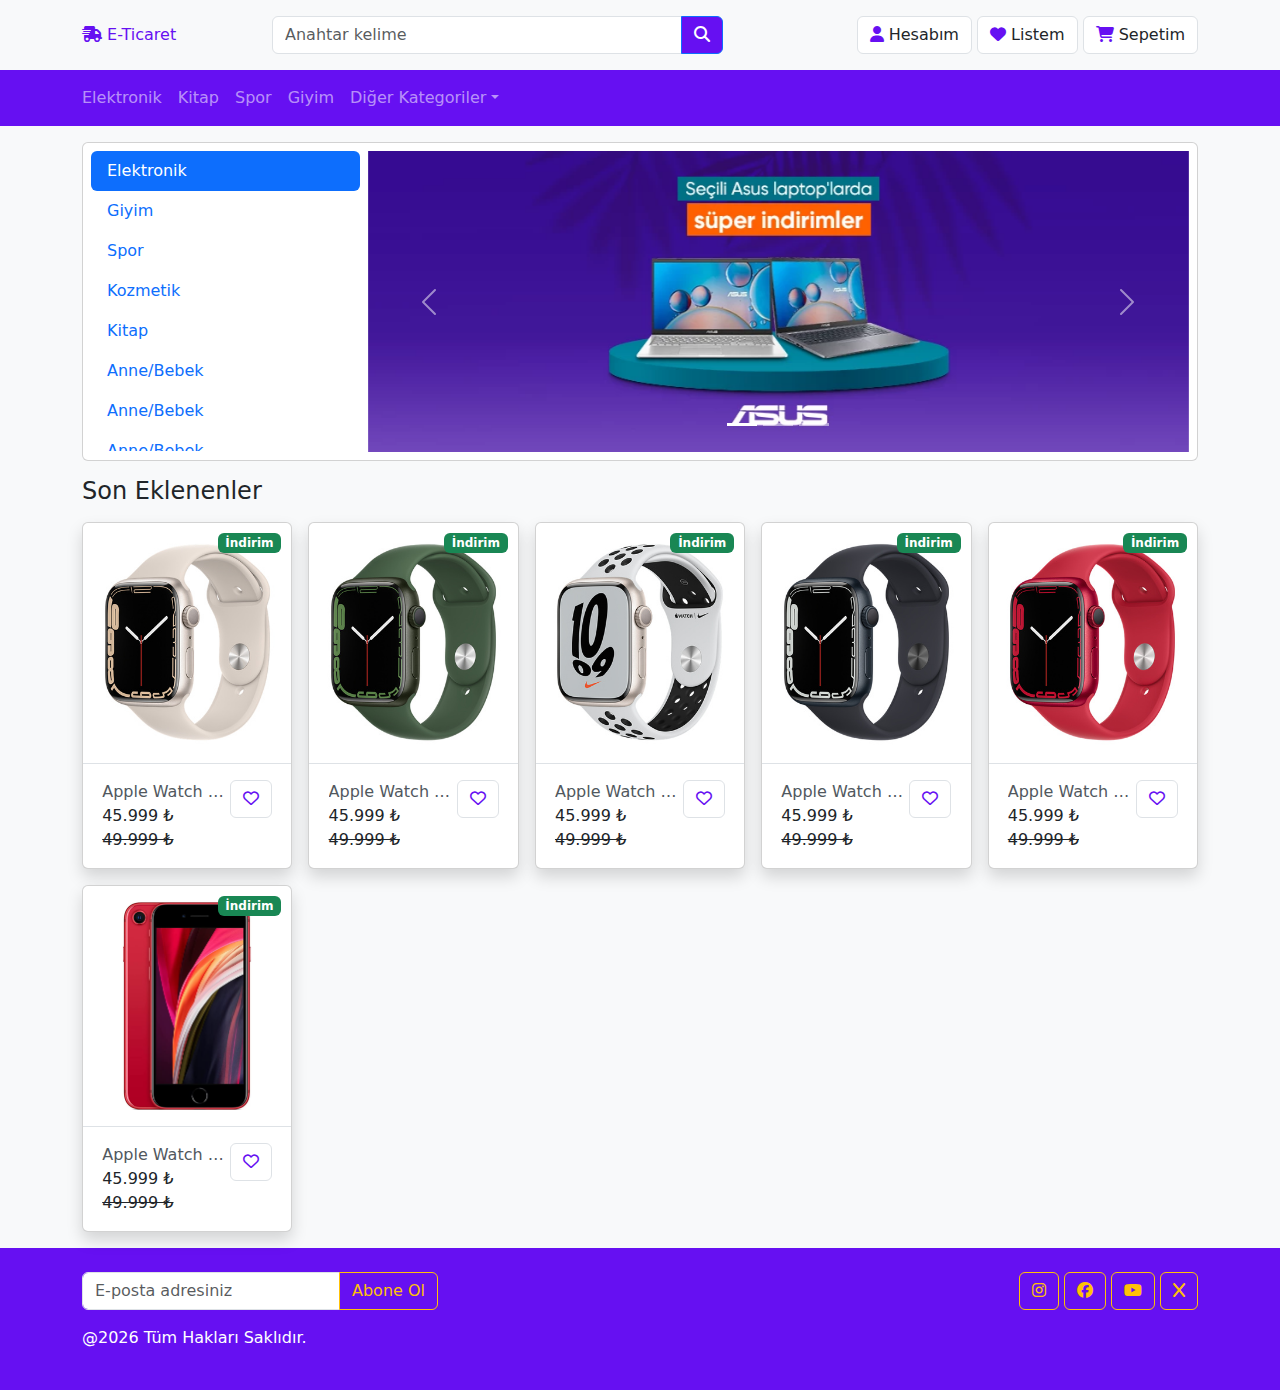
<file: index.html>
<!DOCTYPE html>
<html lang="en">
<head>
    <meta charset="UTF-8">
    <meta name="viewport" content="width=device-width, initial-scale=1.0">
    <link rel="stylesheet" href="https://cdnjs.cloudflare.com/ajax/libs/bootstrap/5.3.3/css/bootstrap.min.css" 
    integrity="sha512-jnSuA4Ss2PkkikSOLtYs8BlYIeeIK1h99ty4YfvRPAlzr377vr3CXDb7sb7eEEBYjDtcYj+AjBH3FLv5uSJuXg==" crossorigin="anonymous" referrerpolicy="no-referrer" />
    <link rel="stylesheet" href="https://cdnjs.cloudflare.com/ajax/libs/font-awesome/6.7.2/css/all.min.css" 
    integrity="sha512-Evv84Mr4kqVGRNSgIGL/F/aIDqQb7xQ2vcrdIwxfjThSH8CSR7PBEakCr51Ck+w+/U6swU2Im1vVX0SVk9ABhg==" crossorigin="anonymous" referrerpolicy="no-referrer" />
    <link rel="stylesheet" href="/css/style.css">
    <title>E-Ticaret</title>
</head>
<body class ="bg-light">

    <header>
        <section class="top-bar">
            <div class="container">
                <div class="row gy-2 align-items-center">
                    <div class="col-lg-2 col-sm-4 col-4">
                        <a href="index.html" class="navbar-brand"><i class="fa-solid fa-truck-fast"></i> E-Ticaret</a>
                    </div>
                   
                    <div class="col-lg-5 col-sm-8 col-8 order-lg-last">
                        <div class="text-end">
                            <a href="#" class="btn btn-light">
                                <i class="fa fa-user"></i> <span class="ms- d-none d-sm-inline-block">Hesabım</span>
                            </a>
                            <a href="#" class="btn btn-light">
                                <i class="fa fa-heart"></i> <span class="ms- d-none d-sm-inline-block">Listem</span>
                            </a>
                            <a href="/shopping-cart.html" class="btn btn-light">
                                <i class="fa fa-shopping-cart"></i> <span class="ms- d-none d-sm-inline-block">Sepetim</span>
                            </a>
                        </div>
                    </div>
                    <div class="col-lg-5">
                        <form>
                            <div class="input-group">
                                <input type="text" placeholder="Anahtar kelime" class="form-control">
                                <button class="btn btn-primary"><i class="fa fa-search"></i></button>
                            </div>
                        </form>
                    </div>
                </div>
            </div>
        </section>
        <nav class="navbar navbar-dark bg-primary navbar-expand-lg">
            <div class="container">
                <button class="navbar-toggler" type="button" data-bs-toggle="collapse" data-bs-target="#navbar" aria-controls="navbarNav" aria-expanded="false" aria-label="Toggle navigation">
                    <span class="navbar-toggler-icon"></span>
        
        
        
                </button>
                <div class="collapse navbar-collapse" id="navbar">
                    <ul class="navbar-nav
                    ">
                        <li class="nav-item">
                            <a href="#" class="nav-link ps-0">Elektronik</a>
                        </li>
                        <li class="nav-item">
                            <a href="#" class="nav-link">Kitap</a>
                        </li>
                        <li class="nav-item">
                            <a href="#" class="nav-link">Spor</a>
                        </li>
                        <li class="nav-item">
                            <a href="#" class="nav-link">Giyim</a>
                        </li>
                        <li class="nav-item dropdown">
                            <a href="#" class="nav-link dropdown-toggle" data-bs-toggle="dropdown">Diğer Kategoriler</a>
                            <ul class="dropdown-menu">
                                <li><a href="#" class="dropdown-item">Kategori 1</a></li>
                                <li><a href="#" class="dropdown-item">Kategori 1</a></li>
                                <li><a href="#" class="dropdown-item">Kategori 1</a></li>
                                <li><a href="#" class="dropdown-item">Kategori 1</a></li>
                            </ul>
                        </li>
                    </ul>
                </div>
            </div>
        </nav>
    </header>
        
    <section class="mt-3">
        <div class="container">
            <div class="card">
                <div class="row p-1 p-lg-2 gx-2">
                    <div class="col-lg-3 d-none d-lg-block">
                        <nav class="nav nav-pills flex-column flex-nowrap overflow-auto slider_nav">
                            <a href="#" class="nav-link active">Elektronik</a>
                            <a href="#" class="nav-link">Giyim</a>
                            <a href="#" class="nav-link">Spor</a>
                            <a href="#" class="nav-link">Kozmetik</a>
                            <a href="#" class="nav-link">Kitap</a>
                            <a href="#" class="nav-link">Anne/Bebek</a>
                            <a href="#" class="nav-link">Anne/Bebek</a>
                            <a href="#" class="nav-link">Anne/Bebek</a>
                            <a href="#" class="nav-link">Anne/Bebek</a>
                            <a href="#" class="nav-link">Anne/Bebek</a>
                            <a href="#" class="nav-link">Anne/Bebek</a>
                        </nav>
                    </div>
                    <div class="col-lg-9">
                        <div id="slider" class="carousel slide" data-bs-ride="carousel">
                            <div class="carousel-indicators">
                                <button type="button" data-bs-target="#slider" data-bs-slide-to="0" class="active"></button>
                                <button type="button" data-bs-target="#slider" data-bs-slide-to="1" ></button>
                                <button type="button" data-bs-target="#slider" data-bs-slide-to="2" ></button>
                            </div>
                            <div class="carousel-inner">
                                <div class="carousel-item active">
                                    <img src="/img/slider-1.jpeg" alt="slider 1" class="d-block w-100">
                                </div>
                                <div class="carousel-item">
                                    <img src="/img/slider-2.jpeg" alt="slider 2" class="d-block w-100">
                                </div>
                                <div class="carousel-item">
                                    <img src="/img/slider-3.jpeg" alt="slider 3" class="d-block w-100">
                                </div>
                            </div>
                            <button type="button" class="carousel-control-prev" data-bs-target="#slider" data-bs-slide="prev">
                                <span class="carousel-control-prev-icon"></span>
                            </button>
                            <button type="button" class="carousel-control-next" data-bs-target="#slider" data-bs-slide="next">
                                <span class="carousel-control-next-icon"></span>
                            </button>
                        </div>
                    </div>
                </div>
            </div>
        </div>
    </section>


    <section class="mt-3">
        <div class="container">
            <h3 class="h4 mb-1 mb-lg-3">Son Eklenenler</h3>

            <div class="row row-cols-2 row-cols-md-3 row-cols-lg-4 row-cols-xl-5 g-3"> 
                <div class="col">
                    <div class="card shadow">
                        <div class="img-wrap">
                            <span class="badge bg-success">İndirim</span>
                            <img src="/img/1.jpeg" alt="ürün 1" class="card-img-top">
                        </div>

                        <div class="border-top info-wrap">
                            <a href="#" class="float-end btn btn-light">
                                <i class="fa-regular fa-heart"></i>
                            </a>
                            <a href="/details.html" class="title text-truncate">Apple Watch Yıldız Işığı Alüminyum Kasa ve Spor Kordon</a>
                            <div class="price-wrap">
                                <span class="price-discount">45.999 ₺</span>
                                <del class="price">49.999 ₺</del>
                            </div>
                        </div>
                    </div>
                </div>
                <div class="col">
                    <div class="card shadow">
                        <div class="img-wrap">
                            <span class="badge bg-success">İndirim</span>
                            <img src="/img/2.jpeg" alt="ürün 1" class="card-img-top">
                        </div>

                        <div class="border-top info-wrap">
                            <a href="#" class="float-end btn btn-light">
                                <i class="fa-regular fa-heart"></i>
                            </a>
                            <a href="#" class="title text-truncate">Apple Watch Yıldız Işığı Alüminyum Kasa ve Spor Kordon</a>
                            <div class="price-wrap">
                                <span class="price-discount">45.999 ₺</span>
                                <del class="price">49.999 ₺</del>
                            </div>
                        </div>
                    </div>
                </div>
                <div class="col">
                    <div class="card shadow">
                        <div class="img-wrap">
                            <span class="badge bg-success">İndirim</span>
                            <img src="/img/3.jpeg" alt="ürün 1" class="card-img-top">
                        </div>

                        <div class="border-top info-wrap">
                            <a href="#" class="float-end btn btn-light">
                                <i class="fa-regular fa-heart"></i>
                            </a>
                            <a href="#" class="title text-truncate">Apple Watch Yıldız Işığı Alüminyum Kasa ve Spor Kordon</a>
                            <div class="price-wrap">
                                <span class="price-discount">45.999 ₺</span>
                                <del class="price">49.999 ₺</del>
                            </div>
                        </div>
                    </div>
                </div>
                <div class="col">
                    <div class="card shadow">
                        <div class="img-wrap">
                            <span class="badge bg-success">İndirim</span>
                            <img src="/img/4.jpeg" alt="ürün 1" class="card-img-top">
                        </div>

                        <div class="border-top info-wrap">
                            <a href="#" class="float-end btn btn-light">
                                <i class="fa-regular fa-heart"></i>
                            </a>
                            <a href="#" class="title text-truncate">Apple Watch Yıldız Işığı Alüminyum Kasa ve Spor Kordon</a>
                            <div class="price-wrap">
                                <span class="price-discount">45.999 ₺</span>
                                <del class="price">49.999 ₺</del>
                            </div>
                        </div>
                    </div>
                </div>
                <div class="col">
                    <div class="card shadow">
                        <div class="img-wrap">
                            <span class="badge bg-success">İndirim</span>
                            <img src="/img/5.jpeg" alt="ürün 1" class="card-img-top">
                        </div>

                        <div class="border-top info-wrap">
                            <a href="#" class="float-end btn btn-light">
                                <i class="fa-regular fa-heart"></i>
                            </a>
                            <a href="#" class="title text-truncate">Apple Watch Yıldız Işığı Alüminyum Kasa ve Spor Kordon</a>
                            <div class="price-wrap">
                                <span class="price-discount">45.999 ₺</span>
                                <del class="price">49.999 ₺</del>
                            </div>
                        </div>
                    </div>
                </div>
                <div class="col">
                    <div class="card shadow">
                        <div class="img-wrap">
                            <span class="badge bg-success">İndirim</span>
                            <img src="/img/6.jpeg" alt="ürün 1" class="card-img-top">
                        </div>

                        <div class="border-top info-wrap">
                            <a href="#" class="float-end btn btn-light">
                                <i class="fa-regular fa-heart"></i>
                            </a>
                            <a href="#" class="title text-truncate">Apple Watch Yıldız Işığı Alüminyum Kasa ve Spor Kordon</a>
                            <div class="price-wrap">
                                <span class="price-discount">45.999 ₺</span>
                                <del class="price">49.999 ₺</del>
                            </div>
                        </div>
                    </div>
                </div>
            </div>
        </div>
    </section>

    <footer class="mt-3 py-4 bg-primary">
        <div class="container">
            <div class="row gy-3"> <!-- gy dikeyde boşluk bırakır. -->

                <div class="col-md-6 col-lg-4">
                    <form>
                        <div class="input-group">
                            <input type="email" class="form-control" placeholder="E-posta adresiniz">
                            <button type="button" class="btn btn-outline-warning">Abone Ol</button>
                        </div>
                    </form>
                </div>
                <div class="col-md-6 col-lg-8">
                    <nav class="text-center text-md-end">
                        <a href="#" class="btn btn-icon btn-outline-warning">
                            <i class="fab fa-instagram"></i>
                        </a>
                        <a href="#" class="btn btn-icon btn-outline-warning">
                            <i class="fab fa-facebook"></i>
                        </a>
                        <a href="#" class="btn btn-icon btn-outline-warning">
                            <i class="fab fa-youtube"></i>
                        </a>
                        <a href="#" class="btn btn-icon btn-outline-warning">
                            <i class="fab fa-x"></i>
                        </a>
                    </nav>
                </div>
                <div class="col-12">
                    <p class="text-center text-md-start text-white">
                        @2026 Tüm Hakları Saklıdır.
                    </p>
                </div>
            </div>
        </div>
    </footer>




    <script src="https://cdnjs.cloudflare.com/ajax/libs/bootstrap/5.3.3/js/bootstrap.min.js" 
    integrity="sha512-ykZ1QQr0Jy/4ZkvKuqWn4iF3lqPZyij9iRv6sGqLRdTPkY69YX6+7wvVGmsdBbiIfN/8OdsI7HABjvEok6ZopQ==" crossorigin="anonymous" referrerpolicy="no-referrer"></script>
    <script src="https://cdnjs.cloudflare.com/ajax/libs/bootstrap/5.3.3/js/bootstrap.bundle.min.js" 
    integrity="sha512-7Pi/otdlbbCR+LnW+F7PwFcSDJOuUJB3OxtEHbg4vSMvzvJjde4Po1v4BR9Gdc9aXNUNFVUY+SK51wWT8WF0Gg==" crossorigin="anonymous" referrerpolicy="no-referrer"></script>
</body>
</html>
</file>
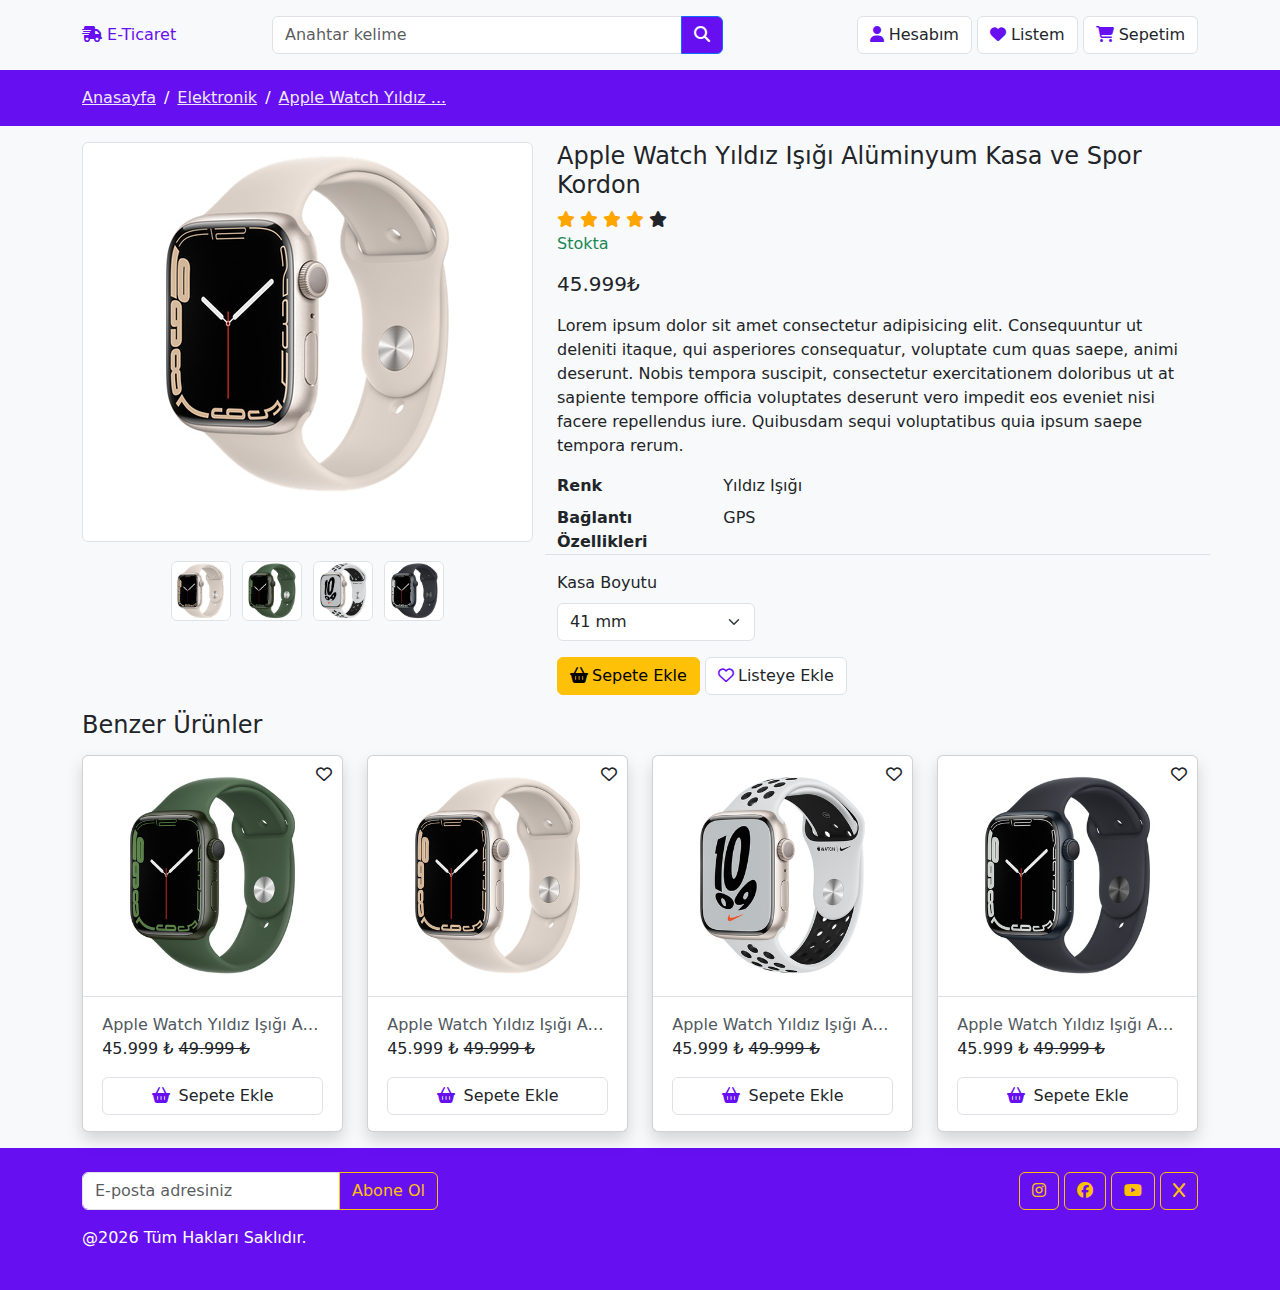
<file: details.html>
<!DOCTYPE html>
<html lang="en">
<head>
    <meta charset="UTF-8">
    <meta name="viewport" content="width=device-width, initial-scale=1.0">
    <link rel="stylesheet" href="https://cdnjs.cloudflare.com/ajax/libs/bootstrap/5.3.3/css/bootstrap.min.css" 
    integrity="sha512-jnSuA4Ss2PkkikSOLtYs8BlYIeeIK1h99ty4YfvRPAlzr377vr3CXDb7sb7eEEBYjDtcYj+AjBH3FLv5uSJuXg==" crossorigin="anonymous" referrerpolicy="no-referrer" />
    <link rel="stylesheet" href="https://cdnjs.cloudflare.com/ajax/libs/font-awesome/6.7.2/css/all.min.css" 
    integrity="sha512-Evv84Mr4kqVGRNSgIGL/F/aIDqQb7xQ2vcrdIwxfjThSH8CSR7PBEakCr51Ck+w+/U6swU2Im1vVX0SVk9ABhg==" crossorigin="anonymous" referrerpolicy="no-referrer" />
    <link rel="stylesheet" href="/css/style.css">
    <title>E-Ticaret</title>
</head>
<body class ="bg-light">

    <header>
        <section class="top-bar">
            <div class="container">
                <div class="row gy-2 align-items-center">
                    <div class="col-lg-2 col-sm-4 col-4">
                        <a href="index.html" class="navbar-brand"><i class="fa-solid fa-truck-fast"></i> E-Ticaret</a>
                    </div>
                   
                    <div class="col-lg-5 col-sm-8 col-8 order-lg-last">
                        <div class="text-end">
                            <a href="#" class="btn btn-light">
                                <i class="fa fa-user"></i> <span class="ms- d-none d-sm-inline-block">Hesabım</span>
                            </a>
                            <a href="#" class="btn btn-light">
                                <i class="fa fa-heart"></i> <span class="ms- d-none d-sm-inline-block">Listem</span>
                            </a>
                            <a href="#" class="btn btn-light">
                                <i class="fa fa-shopping-cart"></i> <span class="ms- d-none d-sm-inline-block">Sepetim</span>
                            </a>
                        </div>
                    </div>
                    <div class="col-lg-5">
                        <form>
                            <div class="input-group">
                                <input type="text" placeholder="Anahtar kelime" class="form-control">
                                <button class="btn btn-primary"><i class="fa fa-search"></i></button>
                            </div>
                        </form>
                    </div>
                </div>
            </div>
        </section>      


        <section class="bg-primary p-3">
            <div class="container">
                <nav>
                    <ol class="breadcrumb mb-0">
                        <li class="breadcrumb-item">
                            <a href="#">Anasayfa</a>
                        </li>
                        <li class="breadcrumb-item">
                            <a href="#">Elektronik</a>
                        </li>
                        <li class="breadcrumb-item">
                            <a href="#">Apple Watch Yıldız ...</a>
                        </li>
                    </ol>
                </nav>
            </div>
         </section>
    </header>
        
    <section class="mt-3">
        <div class="container">
            <div class="row">
                <div class="col-lg-5">
                    <div class="gallery-wrap">
                        <div class="img-big-wrap img-thumbnail">
                            <a href="/img/1-big.jpeg" data-type="image" data-fslightbox>
                                <img src="/img/1.jpeg" alt="">
                            </a>
                        </div>
                        <div class="thumbs-wrap">
                            <a href="/img/1-big.jpeg" data-type="image" data-fslightbox>
                                <img src="/img/1.jpeg" height="60" alt="">
                            </a>
                            <a href="/img/2-big.jpeg" data-type="image" data-fslightbox>
                                <img src="/img/2.jpeg" height="60" alt="">
                            </a>
                            <a href="/img/3-big.jpeg" data-type="image" data-fslightbox>
                                <img src="/img/3.jpeg" height="60" alt="">
                            </a>
                            <a href="/img/4-big.jpeg" data-type="image" data-fslightbox>
                                <img src="/img/4.jpeg" height="60" alt="">
                            </a>
                       
                        </div>
                    </div>
                </div>
                <div class="col-lg-7">
                    <article>
                        <h4 class="title text-dark">Apple Watch Yıldız Işığı Alüminyum Kasa ve Spor Kordon</h4>
                        <div class="rating-wrap">
                            <span class="fa fa-star checked"></span>
                            <span class="fa fa-star checked"></span>
                            <span class="fa fa-star checked"></span>
                            <span class="fa fa-star checked"></span>
                            <span class="fa fa-star"></span>
                        </div>
                        <p class="text-success">Stokta</p>
                        <div class="mb-3"><b class="price h5">45.999₺</b></div>
                        <div class="product-description mb-3">
                            Lorem ipsum dolor sit amet consectetur adipisicing elit. Consequuntur ut deleniti itaque, qui asperiores consequatur, voluptate cum quas saepe, animi deserunt. 
                            Nobis tempora suscipit, consectetur exercitationem doloribus ut at sapiente tempore officia voluptates deserunt vero impedit eos eveniet nisi facere repellendus iure. 
                            Quibusdam sequi voluptatibus quia ipsum saepe tempora rerum.
                        </div>
                        <dl class="row border-bottom">
                            <dt class="col-3">Renk</dt>
                            <dd class="col-9">Yıldız Işığı</dd>
                            <dt class="col-3">Bağlantı Özellikleri</dt>
                            <dd class="col-9">GPS</dd>
                        </dl>
                        <div class="row mb-3">
                            <div class="col-md-4 col-6">
                                <label class="form-label">Kasa Boyutu</label>
                                <select class="form-select">
                                    <option value="">41 mm</option>
                                    <option value="">45 mm</option>
                                </select>
                            </div>
                        </div>

                        <div class="buttons">
                            <a href="#" class="btn btn-warning">
                                <i class="fa fa-shopping-basket me-1"></i>Sepete Ekle
                            </a>

                            <a href="#" class="btn btn-light">
                                <i class="fa-regular fa-heart basket me-1"></i>Listeye Ekle
                            </a>
                            
                        </div>
                    </article>
                </div>
            </div>
        </div>
    </section>

    <section class="mt-3">
        <div class="container">
            <h4 class="mb-3">Benzer Ürünler</h4>
            <div class="row gy-3">
                <div class="col-lg-3 col-sm-6 col-12">
                    <div class="card shadow">
                        <div class="img-wrap">
                            <span class="fa fa-regular fa-heart"></span>
                            <img src="/img/2.jpeg" alt="ürün 1" class="card-img-top">
                        </div>

                        <div class="border-top info-wrap">
                          
                            <a href="#" class="title text-truncate">Apple Watch Yıldız Işığı Alüminyum Kasa ve Spor Kordon</a>
                            <div class="price-wrap mb-3">
                                <span class="price-discount">45.999 ₺</span>
                                <del class="price">49.999 ₺</del>
                            </div>
                            <a href="#" class="btn btn-light w-100">
                                <i class="fa fa-shopping-basket me-1"></i> Sepete Ekle
                            </a>
                        </div>
                    </div>
                </div>
                <div class="col-lg-3 col-sm-6 col-12">
                    <div class="card shadow">
                        <div class="img-wrap">
                            <span class="fa fa-regular fa-heart"></span>
                            <img src="/img/1.jpeg" alt="ürün 1" class="card-img-top">
                        </div>

                        <div class="border-top info-wrap">
                          
                            <a href="#" class="title text-truncate">Apple Watch Yıldız Işığı Alüminyum Kasa ve Spor Kordon</a>
                            <div class="price-wrap mb-3">
                                <span class="price-discount">45.999 ₺</span>
                                <del class="price">49.999 ₺</del>
                            </div>
                            <a href="#" class="btn btn-light w-100">
                                <i class="fa fa-shopping-basket me-1"></i> Sepete Ekle
                            </a>
                        </div>
                    </div>
                </div>
                <div class="col-lg-3 col-sm-6 col-12">
                    <div class="card shadow">
                        <div class="img-wrap">
                            <span class="fa fa-regular fa-heart"></span>
                            <img src="/img/3.jpeg" alt="ürün 1" class="card-img-top">
                        </div>

                        <div class="border-top info-wrap">
                          
                            <a href="#" class="title text-truncate">Apple Watch Yıldız Işığı Alüminyum Kasa ve Spor Kordon</a>
                            <div class="price-wrap mb-3">
                                <span class="price-discount">45.999 ₺</span>
                                <del class="price">49.999 ₺</del>
                            </div>
                            <a href="#" class="btn btn-light w-100">
                                <i class="fa fa-shopping-basket me-1"></i> Sepete Ekle
                            </a>
                        </div>
                    </div>
                </div>
                <div class="col-lg-3 col-sm-6 col-12">
                    <div class="card shadow">
                        <div class="img-wrap">
                            <span class="fa fa-regular fa-heart"></span>
                            <img src="/img/4.jpeg" alt="ürün 1" class="card-img-top">
                        </div>

                        <div class="border-top info-wrap">
                          
                            <a href="#" class="title text-truncate">Apple Watch Yıldız Işığı Alüminyum Kasa ve Spor Kordon</a>
                            <div class="price-wrap mb-3">
                                <span class="price-discount">45.999 ₺</span>
                                <del class="price">49.999 ₺</del>
                            </div>
                            <a href="#" class="btn btn-light w-100">
                                <i class="fa fa-shopping-basket me-1"></i> Sepete Ekle
                            </a>
                        </div>
                    </div>
                </div>
        </div>
        </div>
    </section>
    
    <footer class="mt-3 py-4 bg-primary">
        <div class="container">
            <div class="row gy-3"> <!-- gy dikeyde boşluk bırakır. -->

                <div class="col-md-6 col-lg-4">
                    <form>
                        <div class="input-group">
                            <input type="email" class="form-control" placeholder="E-posta adresiniz">
                            <button type="button" class="btn btn-outline-warning">Abone Ol</button>
                        </div>
                    </form>
                </div>
                <div class="col-md-6 col-lg-8">
                    <nav class="text-center text-md-end">
                        <a href="#" class="btn btn-icon btn-outline-warning">
                            <i class="fab fa-instagram"></i>
                        </a>
                        <a href="#" class="btn btn-icon btn-outline-warning">
                            <i class="fab fa-facebook"></i>
                        </a>
                        <a href="#" class="btn btn-icon btn-outline-warning">
                            <i class="fab fa-youtube"></i>
                        </a>
                        <a href="#" class="btn btn-icon btn-outline-warning">
                            <i class="fab fa-x"></i>
                        </a>
                    </nav>
                </div>
                <div class="col-12">
                    <p class="text-center text-md-start text-white">
                        @2026 Tüm Hakları Saklıdır.
                    </p>
                </div>
            </div>
        </div>
    </footer>



    <script src="/js/fslightbox.js"></script>
    <script src="https://cdnjs.cloudflare.com/ajax/libs/bootstrap/5.3.3/js/bootstrap.min.js" 
    integrity="sha512-ykZ1QQr0Jy/4ZkvKuqWn4iF3lqPZyij9iRv6sGqLRdTPkY69YX6+7wvVGmsdBbiIfN/8OdsI7HABjvEok6ZopQ==" crossorigin="anonymous" referrerpolicy="no-referrer"></script>
    <script src="https://cdnjs.cloudflare.com/ajax/libs/bootstrap/5.3.3/js/bootstrap.bundle.min.js" 
    integrity="sha512-7Pi/otdlbbCR+LnW+F7PwFcSDJOuUJB3OxtEHbg4vSMvzvJjde4Po1v4BR9Gdc9aXNUNFVUY+SK51wWT8WF0Gg==" crossorigin="anonymous" referrerpolicy="no-referrer"></script>
</body>
</html>
</file>
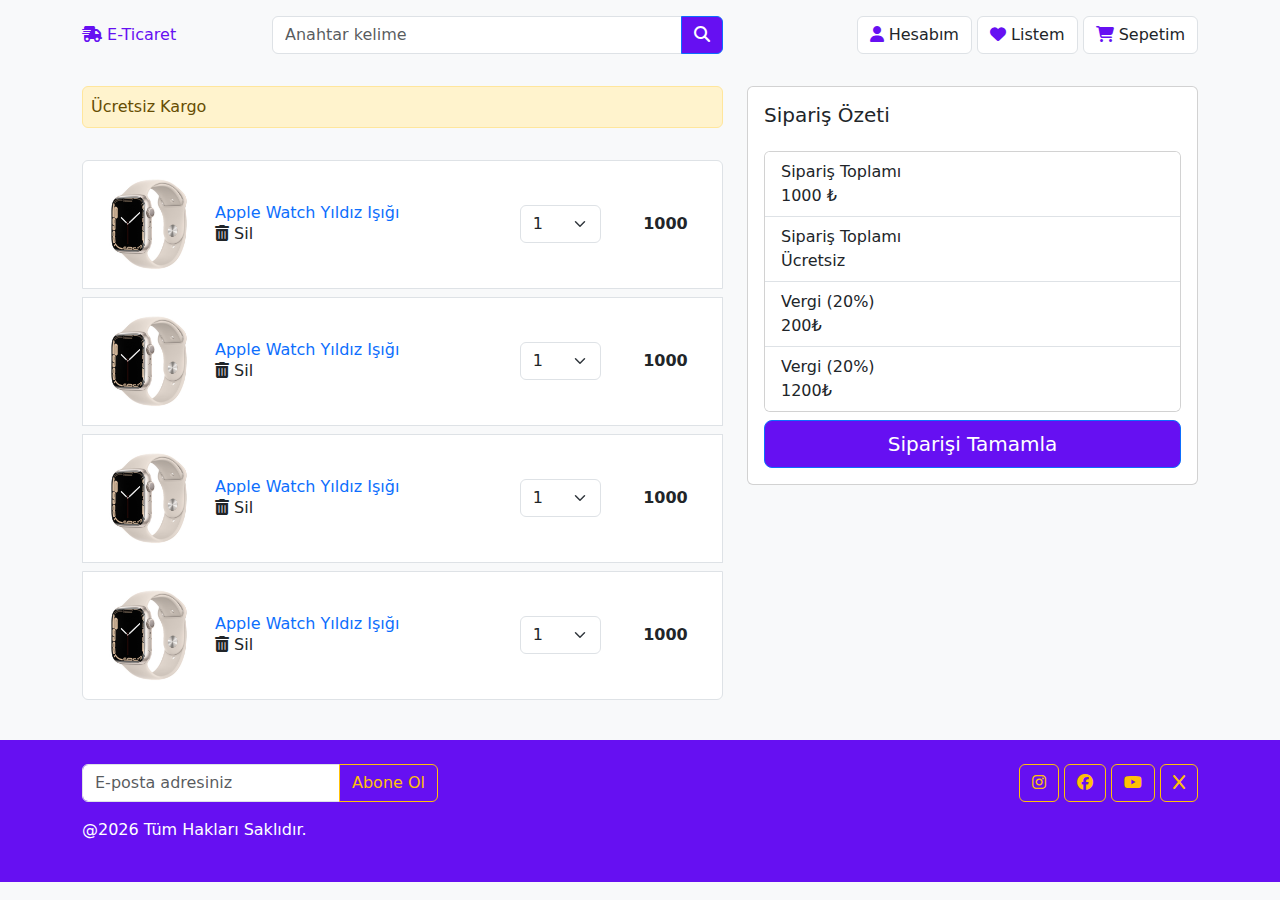
<file: shopping-cart.html>
<!DOCTYPE html>
<html lang="en">
<head>
    <meta charset="UTF-8">
    <meta name="viewport" content="width=device-width, initial-scale=1.0">
    <link rel="stylesheet" href="https://cdnjs.cloudflare.com/ajax/libs/bootstrap/5.3.3/css/bootstrap.min.css" 
    integrity="sha512-jnSuA4Ss2PkkikSOLtYs8BlYIeeIK1h99ty4YfvRPAlzr377vr3CXDb7sb7eEEBYjDtcYj+AjBH3FLv5uSJuXg==" crossorigin="anonymous" referrerpolicy="no-referrer" />
    <link rel="stylesheet" href="https://cdnjs.cloudflare.com/ajax/libs/font-awesome/6.7.2/css/all.min.css" 
    integrity="sha512-Evv84Mr4kqVGRNSgIGL/F/aIDqQb7xQ2vcrdIwxfjThSH8CSR7PBEakCr51Ck+w+/U6swU2Im1vVX0SVk9ABhg==" crossorigin="anonymous" referrerpolicy="no-referrer" />
    <link rel="stylesheet" href="/css/style.css">
    <title>E-Ticaret</title>
</head>
<body class ="bg-light">

    <header>
        <section class="top-bar">
            <div class="container">
                <div class="row gy-2 align-items-center">
                    <div class="col-lg-2 col-sm-4 col-4">
                        <a href="index.html" class="navbar-brand"><i class="fa-solid fa-truck-fast"></i> E-Ticaret</a>
                    </div>
                   
                    <div class="col-lg-5 col-sm-8 col-8 order-lg-last">
                        <div class="text-end">
                            <a href="#" class="btn btn-light">
                                <i class="fa fa-user"></i> <span class="ms- d-none d-sm-inline-block">Hesabım</span>
                            </a>
                            <a href="#" class="btn btn-light">
                                <i class="fa fa-heart"></i> <span class="ms- d-none d-sm-inline-block">Listem</span>
                            </a>
                            <a href="#" class="btn btn-light">
                                <i class="fa fa-shopping-cart"></i> <span class="ms- d-none d-sm-inline-block">Sepetim</span>
                            </a>
                        </div>
                    </div>
                    <div class="col-lg-5">
                        <form>
                            <div class="input-group">
                                <input type="text" placeholder="Anahtar kelime" class="form-control">
                                <button class="btn btn-primary"><i class="fa fa-search"></i></button>
                            </div>
                        </form>
                    </div>
                </div>
            </div>
        </section>      


    
    </header>
        
    <section class="mt-3">
        <div class="container">
            <div class="row">
                <div class="col-lg-7">
                    <div class="alert alert-warning p-2">Ücretsiz Kargo</div>
                    <div class="py-3">
                        <ul class="list-group">
                            <li class="py-3 mb-2 border-top list-group-item">
                                <div class="row align-items-center">
                                    <div class="col-8">
                                        <div class="d-flex align-items-center">
                                            <img src="/img/1.jpeg" style="width: 100px" alt="">
                                            <div class="ms-3">
                                                <a href="#" class="text-decoration-none">
                                                    <h6 class="mb-0">Apple Watch Yıldız Işığı</h6>
                                                </a>
                                                <i class="fa-solid fa-trash-can"></i> Sil
                                            </div>
                                        </div>
                                    </div>
                                    <div class="col-2">
                                        <select name="" id="" class="form-select">
                                            <option>1</option>
                                            <option>2</option>
                                            <option>3</option>

                                        </select>
                                    </div>
                                    <div class="col-2 text-center">
                                        <span class="fw-bold">1000 </span>
                                    </div>

                                </div>
                            </li>
                            <li class="py-3 mb-2 border-top list-group-item">
                                <div class="row align-items-center">
                                    <div class="col-8">
                                        <div class="d-flex align-items-center">
                                            <img src="/img/1.jpeg" style="width: 100px" alt="">
                                            <div class="ms-3">
                                                <a href="#" class="text-decoration-none">
                                                    <h6 class="mb-0">Apple Watch Yıldız Işığı</h6>
                                                </a>
                                                <i class="fa-solid fa-trash-can"></i> Sil
                                            </div>
                                        </div>
                                    </div>
                                    <div class="col-2">
                                        <select name="" id="" class="form-select">
                                            <option>1</option>
                                            <option>2</option>
                                            <option>3</option>

                                        </select>
                                    </div>
                                    <div class="col-2 text-center">
                                        <span class="fw-bold">1000 </span>
                                    </div>

                                </div>
                            </li>
                            <li class="py-3 mb-2 border-top list-group-item">
                                <div class="row align-items-center">
                                    <div class="col-8">
                                        <div class="d-flex align-items-center">
                                            <img src="/img/1.jpeg" style="width: 100px" alt="">
                                            <div class="ms-3">
                                                <a href="#" class="text-decoration-none">
                                                    <h6 class="mb-0">Apple Watch Yıldız Işığı</h6>
                                                </a>
                                                <i class="fa-solid fa-trash-can"></i> Sil
                                            </div>
                                        </div>
                                    </div>
                                    <div class="col-2">
                                        <select name="" id="" class="form-select">
                                            <option>1</option>
                                            <option>2</option>
                                            <option>3</option>

                                        </select>
                                    </div>
                                    <div class="col-2 text-center">
                                        <span class="fw-bold">1000 </span>
                                    </div>

                                </div>
                            </li>
                            <li class="py-3 mb-2 border-top list-group-item">
                                <div class="row align-items-center">
                                    <div class="col-8">
                                        <div class="d-flex align-items-center">
                                            <img src="/img/1.jpeg" style="width: 100px" alt="">
                                            <div class="ms-3">
                                                <a href="#" class="text-decoration-none">
                                                    <h6 class="mb-0">Apple Watch Yıldız Işığı</h6>
                                                </a>
                                                <i class="fa-solid fa-trash-can"></i> Sil
                                            </div>
                                        </div>
                                    </div>
                                    <div class="col-2">
                                        <select name="" id="" class="form-select">
                                            <option>1</option>
                                            <option>2</option>
                                            <option>3</option>

                                        </select>
                                    </div>
                                    <div class="col-2 text-center">
                                        <span class="fw-bold">1000 </span>
                                    </div>

                                </div>
                            </li>
                        </ul>
                    </div>
                </div>
                <div class="col-lg-5">
                    <div class="card">
                        <div class="p-3 card-body">
                            <h2 class="h5 mb-4">Sipariş Özeti</h2>
                            <div class="card mb-2">
                                <div class="list-group list-group-flush">
                                    <div class="d-flex justify-content-center align-items-center list-group-item">
                                        <div class="me-auto">
                                            <div>Sipariş Toplamı</div>
                                            <span>1000 ₺</span>
                                        </div>
                                    </div>
                                    <div class="d-flex justify-content-center align-items-center list-group-item">
                                        <div class="me-auto">
                                            <div>Sipariş Toplamı</div>
                                            <span>Ücretsiz</span>
                                        </div>
                                    </div>
                                    <div class="d-flex justify-content-center align-items-center list-group-item">
                                        <div class="me-auto">
                                            <div>Vergi (20%)</div>
                                            <span>200₺</span>
                                        </div>
                                    </div>
                                    <div class="d-flex justify-content-center align-items-center list-group-item">
                                        <div class="me-auto">
                                            <div>Vergi (20%)</div>
                                            <span>1200₺</span>
                                        </div>
                                    </div>
                                </div>
                            </div>
                            <div class="d-grid">
                                <a href="" class="btn btn-primary btn-lg">Siparişi Tamamla</a>
                            </div>
                        </div>
                    </div>
                </div>
            </div>
        </div>
    </section>







    <footer class="mt-3 py-4 bg-primary">
        <div class="container">
            <div class="row gy-3"> <!-- gy dikeyde boşluk bırakır. -->

                <div class="col-md-6 col-lg-4">
                    <form>
                        <div class="input-group">
                            <input type="email" class="form-control" placeholder="E-posta adresiniz">
                            <button type="button" class="btn btn-outline-warning">Abone Ol</button>
                        </div>
                    </form>
                </div>
                <div class="col-md-6 col-lg-8">
                    <nav class="text-center text-md-end">
                        <a href="#" class="btn btn-icon btn-outline-warning">
                            <i class="fab fa-instagram"></i>
                        </a>
                        <a href="#" class="btn btn-icon btn-outline-warning">
                            <i class="fab fa-facebook"></i>
                        </a>
                        <a href="#" class="btn btn-icon btn-outline-warning">
                            <i class="fab fa-youtube"></i>
                        </a>
                        <a href="#" class="btn btn-icon btn-outline-warning">
                            <i class="fab fa-x"></i>
                        </a>
                    </nav>
                </div>
                <div class="col-12">
                    <p class="text-center text-md-start text-white">
                        @2026 Tüm Hakları Saklıdır.
                    </p>
                </div>
            </div>
        </div>
    </footer>



    <script src="/js/fslightbox.js"></script>
    <script src="https://cdnjs.cloudflare.com/ajax/libs/bootstrap/5.3.3/js/bootstrap.min.js" 
    integrity="sha512-ykZ1QQr0Jy/4ZkvKuqWn4iF3lqPZyij9iRv6sGqLRdTPkY69YX6+7wvVGmsdBbiIfN/8OdsI7HABjvEok6ZopQ==" crossorigin="anonymous" referrerpolicy="no-referrer"></script>
    <script src="https://cdnjs.cloudflare.com/ajax/libs/bootstrap/5.3.3/js/bootstrap.bundle.min.js" 
    integrity="sha512-7Pi/otdlbbCR+LnW+F7PwFcSDJOuUJB3OxtEHbg4vSMvzvJjde4Po1v4BR9Gdc9aXNUNFVUY+SK51wWT8WF0Gg==" crossorigin="anonymous" referrerpolicy="no-referrer"></script>
</body>
</html>
</file>
<file: css/style.css>
:root {
    --primary: #6610F2;
}

.top-bar {
    padding-top: 1rem;
    padding-bottom: 1rem;
}

.btn-light {
    background-color: #fff;
    border-color: #dee2e6;
    color: #212529;
}

.bg-primary, .btn-primary {
    background-color: var(--primary) !important;
}

.navbar-brand {
    color: var(--primary);
}

.btn-light i {
    color: var(--primary);
}

.slider_nav{
    max-height: 250px;
}

@media (min-width: 1200px) {
    .slider_nav{
        max-height: 300px;
    }
    
}

@media (min-width: 1400px) {
    .slider_nav{
        max-height: 350px;
    }
    
}

.img-wrap {
    position: relative;
    padding: 1rem;
    height: 240px;
    text-align: center  ;
}
.img-wrap img{
    height: 100%;
    width: auto;
    max-width: 100%;
    object-fit: cover;
}
.img-wrap span{
    position: absolute;
    top: 10px;
    right: 10px;
}
.info-wrap  {
    padding: 1rem 1.2rem;
}

.info-wrap .title{
    display: block;
    text-decoration: none;
    color: #51585e;
}

.breadcrumb a{
    color: #fff;
    opacity: .9;
}
.breadcrumb .breadcrumb-item{
    color: #fff;
}

.breadcrumb-item+.breadcrumb-item::before {
    color: #fff;
}

/* gallery */

.gallery-wrap .img-big-wrap {
    width: 100%;
    height: 400px;
    margin-bottom: 1rem;
    text-align: center;
}

.gallery-wrap .img-big-wrap img{
    max-width: 100%;
}
.gallery-wrap .thumbs-wrap{
    text-align: center;
}

.gallery-wrap .thumbs-wrap a{
    width: 60px;
    height: 60px;
    border: 1px solid #dee2e6;
    border-radius: .4rem;
    margin: 3px;
    display: inline-block;
    overflow: hidden;

}
.gallery-wrap .thumbs-wrap img{
    max-width: 100%;
    height: 100%;
    object-fit: cover;
    cursor: zoom-in;
}

.checked{
    color: orange;
}
</file>
